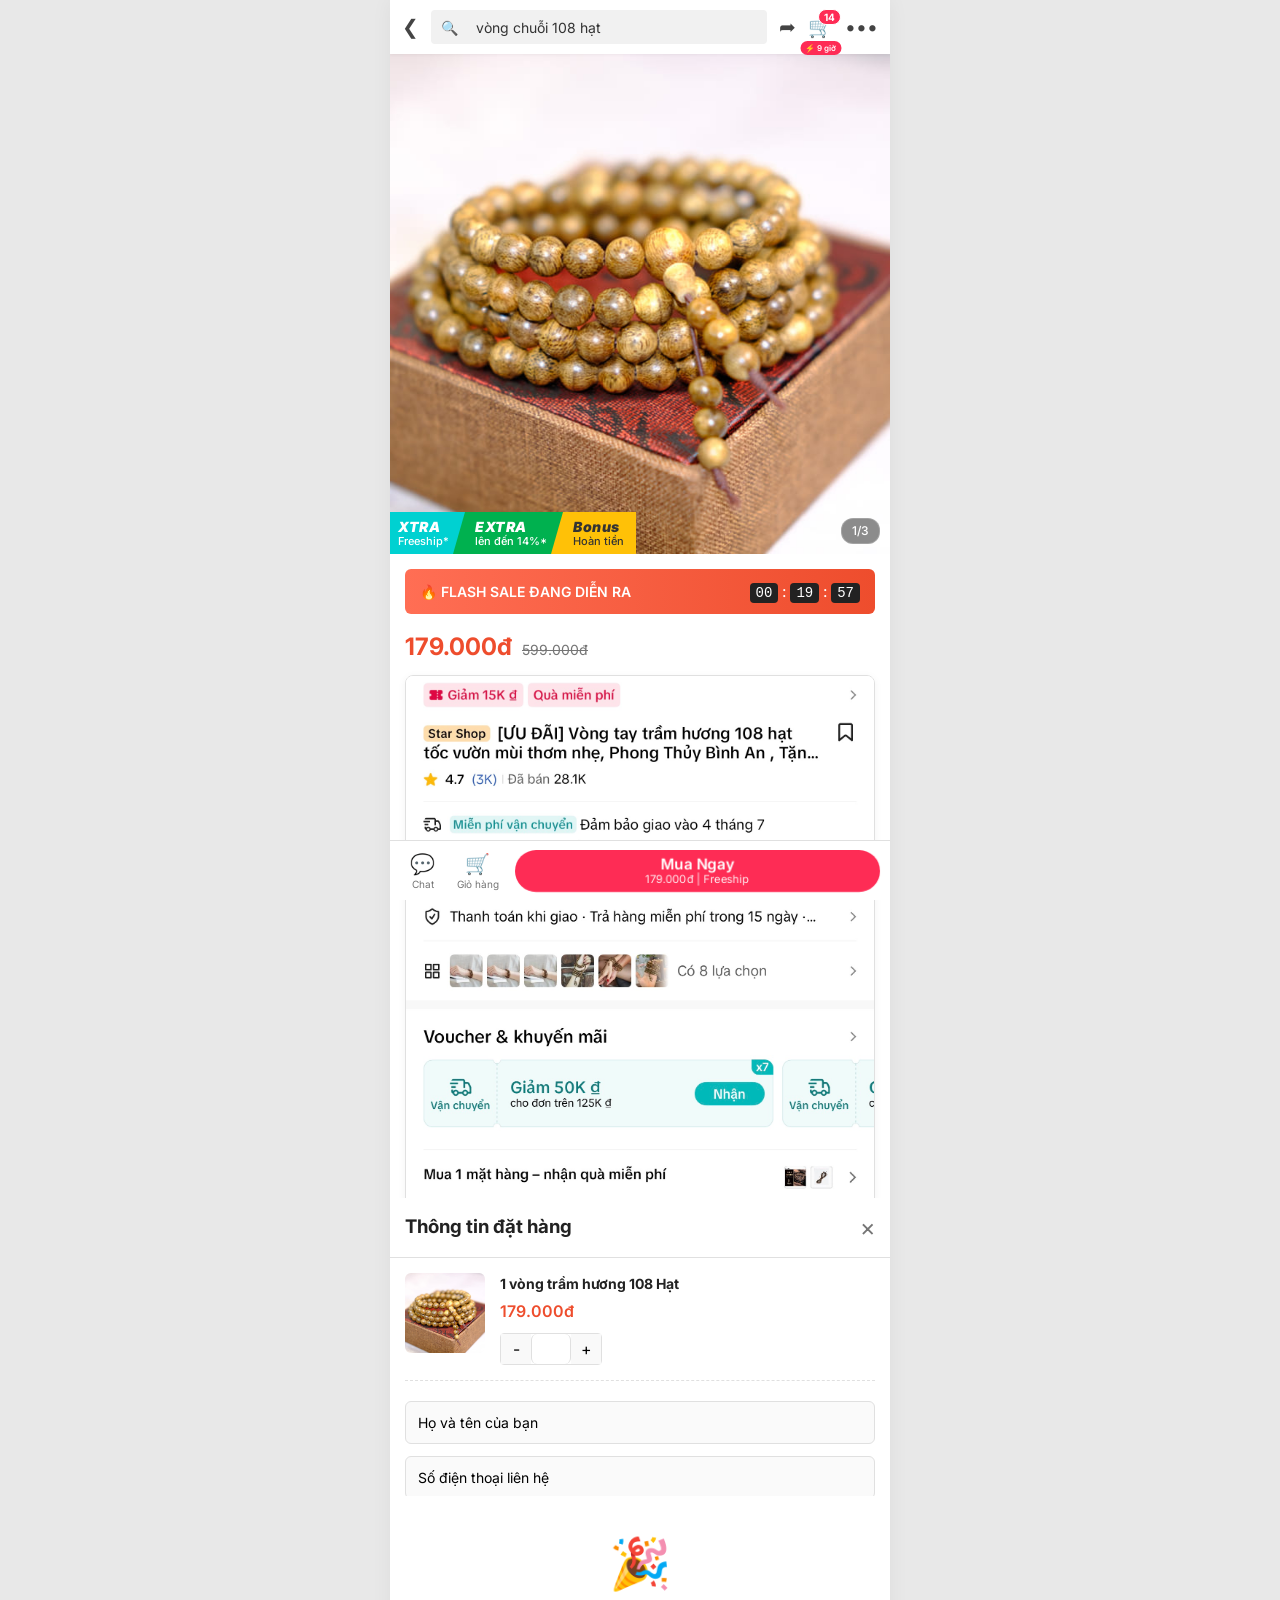
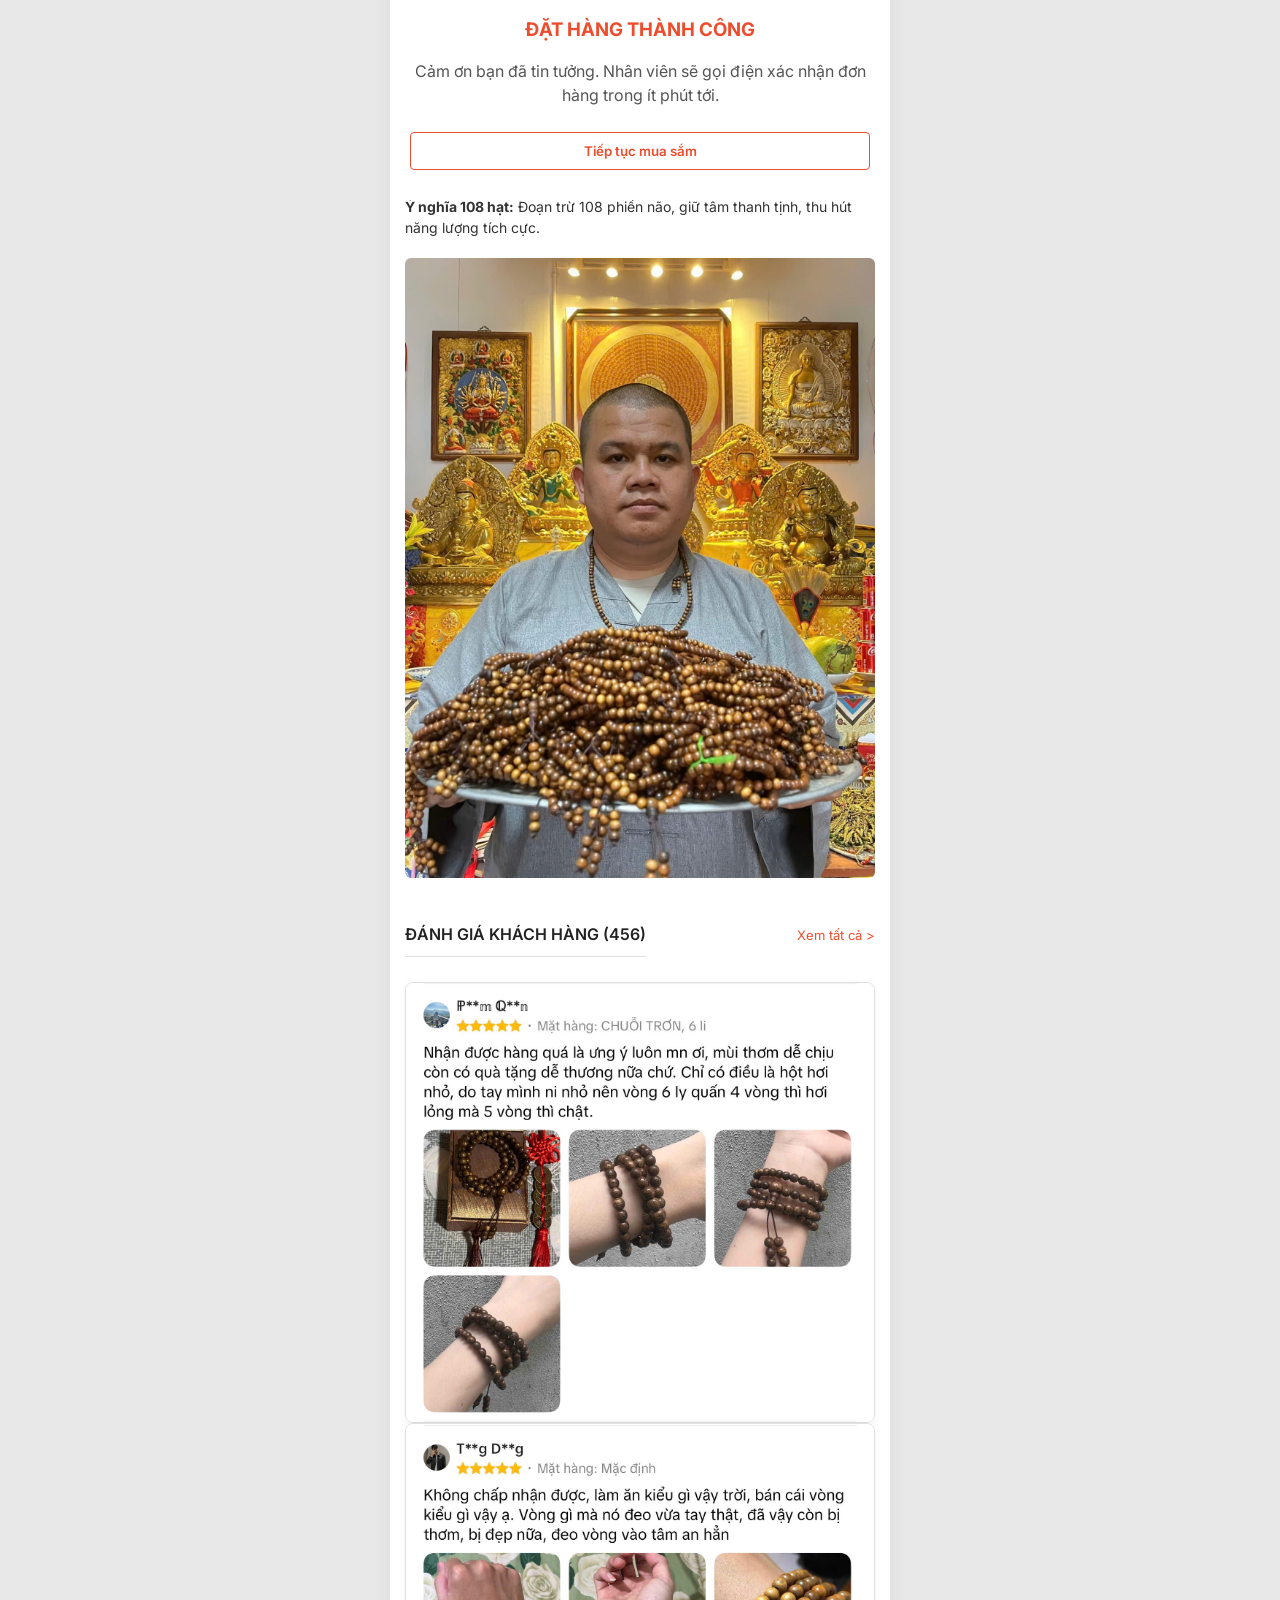
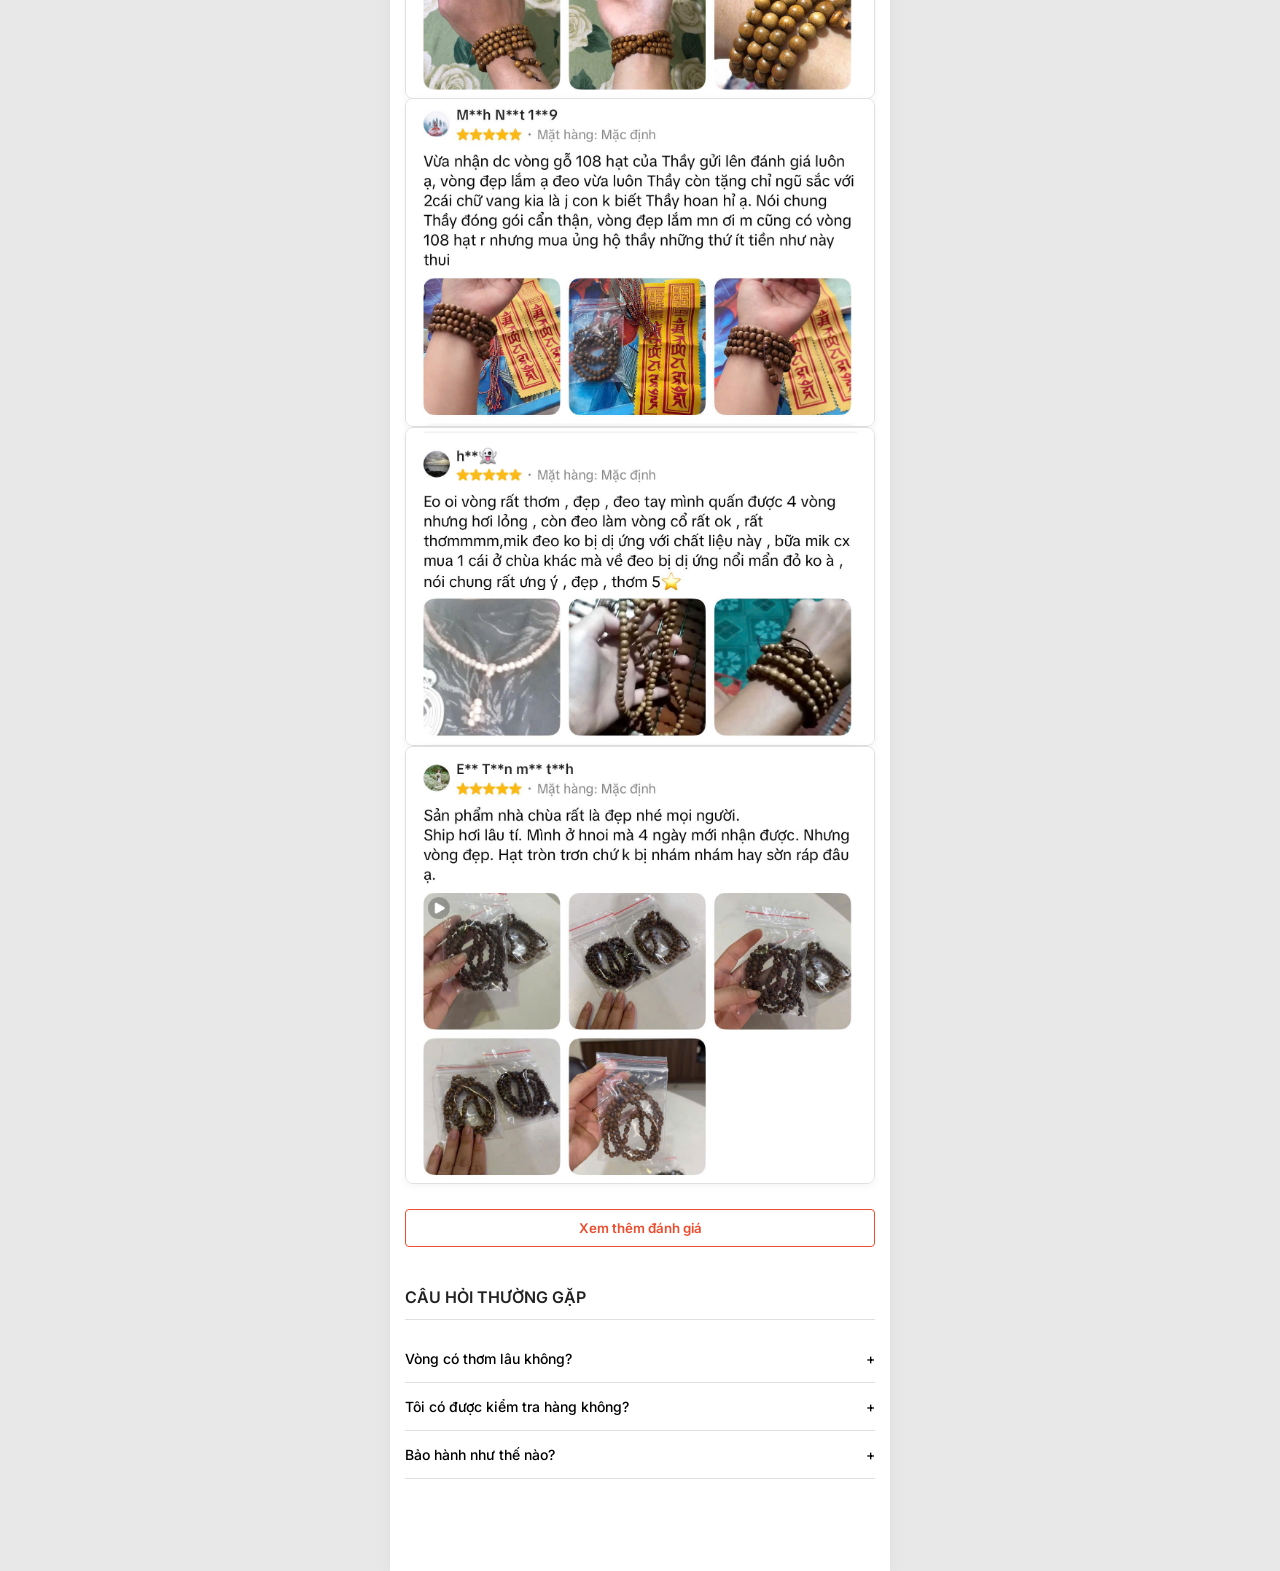
<file: index.html>
<!DOCTYPE html>
<html lang="vi">
<head>
    <meta charset="UTF-8">
    <meta name="viewport" content="width=device-width, initial-scale=1.0, maximum-scale=1.0, user-scalable=no">
    <title>Vòng Trầm Hương 108 Hạt</title>
    <meta name="description" content="Sở hữu ngay Vòng Trầm Hương 108 hạt. Đang có Flash Sale ưu đãi cực lớn. Mua ngay!">
    
    <link rel="preconnect" href="https://fonts.googleapis.com">
    <link rel="preconnect" href="https://fonts.gstatic.com" crossorigin>
    <link href="https://fonts.googleapis.com/css2?family=Inter:wght@400;500;600;700&display=swap" rel="stylesheet">
    
    <link rel="stylesheet" href="style.css">
    
    <script>
        !function (w, d, t) {
            w.TiktokAnalyticsObject=t;var ttq=w[t]=w[t]||[];ttq.methods=["page","track","identify","instances","debug","on","off","once","ready","alias","group","enableCookie","disableCookie"];ttq.setAndDefer=function(t,e){t[e]=function(){t.push([e].concat(Array.prototype.slice.call(arguments,0)))}};for(var i=0;i<ttq.methods.length;i++)ttq.setAndDefer(ttq,ttq.methods[i]);ttq.instance=function(t){for(var e=ttq._i[t]||[],n=0;n<ttq.methods.length;n++)ttq.setAndDefer(e,ttq.methods[n]);return e};ttq.load=function(e,n){var i="https://analytics.tiktok.com/i18n/pixel/events.js";ttq._i=ttq._i||{},ttq._i[e]=[],ttq._i[e]._u=i,ttq._t=ttq._t||{},ttq._t[e]=+new Date,ttq._o=ttq._o||{},ttq._o[e]=n||{};var o=document.createElement("script");o.type="text/javascript",o.async=!0,o.src=i+"?sdkid="+e+"&lib="+t;var a=document.getElementsByTagName("script")[0];a.parentNode.insertBefore(o,a)};
            ttq.load('CQ3QD0JC77UBVD6U0EMG'); // Thay YOUR_PIXEL_ID bằng mã ID thật của bạn
            ttq.page();
        }(window, document, 'ttq');
    </script>
</head>
<body>

    <div id="toast-container"></div>

    <main class="app-container">
        <header class="app-header">
            <button class="header-btn">❮</button>
            <div class="header-search">
                <span class="search-icon">🔍</span>
                <input type="text" value="vòng chuỗi 108 hạt" readonly>
            </div>
            <div class="header-actions">
                <button class="header-btn">➦</button>
                <button class="header-btn cart-btn-top" onclick="openCheckout()">
                    🛒
                    <span class="cart-badge-top">14</span>
                    <div class="cart-time-top">⚡ 9 giờ</div>
                </button>
                <button class="header-btn">•••</button>
            </div>
        </header>

        <section class="gallery-section">
            <div class="slider-container" id="main-slider">
                <div class="slider-track" id="slider-track">
                    <div class="slide"><img src="assets/images/product-1.webp" alt="Ảnh 1" loading="lazy"></div>
                    <div class="slide"><img src="assets/images/product-2.webp" alt="Ảnh 2" loading="lazy"></div>
                    <div class="slide"><img src="assets/images/product-3.webp" alt="Ảnh 3" loading="lazy"></div>
                </div>
                <div class="slider-dots" id="slider-dots" style="display: none;"></div>
                <div class="xtra-banners">
                    <div class="xtra-item xtra-1"><strong>XTRA</strong><span>Freeship*</span></div>
                    <div class="xtra-item xtra-2"><strong>EXTRA</strong><span>lên đến 14%*</span></div>
                    <div class="xtra-item xtra-3"><strong>Bonus</strong><span>Hoàn tiền</span></div>
                </div>
                <div class="image-counter" id="image-counter-text">1/3</div>
            </div>
        </section>

        <section class="product-info">
            <div class="flash-sale-banner">
                <div class="fs-text">🔥 FLASH SALE ĐANG DIỄN RA</div>
                <div class="fs-timer" id="countdown-timer">
                    <span class="time-box">00</span> : <span class="time-box">19</span> : <span class="time-box">59</span>
                </div>
            </div>
            <div class="pricing-container">
                <div class="price-current">179.000đ</div>
                <div class="price-original">599.000đ</div>
            </div>
            <div class="app-screenshot-banner">
                <img src="assets/images/top.webp" alt="Thông tin Voucher và Video" loading="lazy">
            </div>
            <div class="stock-progress">
                <div class="progress-text">Đã bán 85% - Chỉ còn lại 14 sản phẩm</div>
                <div class="progress-bar"><div class="progress-fill" style="width: 85%;"></div></div>
            </div>
        </section>

        <section class="policies-section">
            <div class="policy-item">
                <span class="icon">🚚</span>
                <div class="policy-desc">
                    <strong>Miễn phí vận chuyển</strong>
                    <p>Nhận hàng từ 2-4 ngày. Miễn phí giao hàng toàn quốc.</p>
                </div>
            </div>
            <div class="policy-item">
                <span class="icon">🛡️</span>
                <div class="policy-desc">
                    <strong>Đảm bảo chất lượng</strong>
                    <p>Kiểm tra hàng trước khi thanh toán. Trả hàng miễn phí trong 15 ngày.</p>
                </div>
            </div>
        </section>

        <section class="description-section">
            <h2 class="section-title">MÔ TẢ SẢN PHẨM</h2>
            <div class="desc-content">
                <p><strong>Chuỗi 108 hạt Trầm Hương</strong> không chỉ là trang sức tinh tế mà còn mang ý nghĩa phong thủy sâu sắc, mang lại bình an, tài lộc cho người đeo.</p>
                <p><strong>Chất liệu:</strong> Trầm Tốc tự nhiên, mùi hương dịu nhẹ, lưu hương lâu.</p>
                <p><strong>Ý nghĩa 108 hạt:</strong> Đoạn trừ 108 phiền não, giữ tâm thanh tịnh, thu hút năng lượng tích cực.</p>
                <img src="assets/images/product-11.webp" alt="Chi tiết vòng trầm" loading="lazy" class="desc-img">
            </div>
        </section>

        <section class="reviews-section">
            <div class="reviews-header">
                <h2 class="section-title">ĐÁNH GIÁ KHÁCH HÀNG (456)</h2>
                <span class="view-all">Xem tất cả ></span>
            </div>
            <div class="app-screenshot-banner">
                <img src="assets/images/top1.webp" alt="đánh giá khách hàng" loading="lazy">
                <img src="assets/images/top2.webp" alt="đánh giá khách hàng" loading="lazy">
                <img src="assets/images/top3.webp" alt="đánh giá khách hàng" loading="lazy">
                <img src="assets/images/top4.webp" alt="đánh giá khách hàng" loading="lazy">
                <img src="assets/images/top5.webp" alt="đánh giá khách hàng" loading="lazy">
            </div>
            <button class="btn-outline" id="load-more-reviews">Xem thêm đánh giá</button>
        </section>

        <section class="faq-section">
            <h2 class="section-title">CÂU HỎI THƯỜNG GẶP</h2>
            <div class="accordion">
                <div class="accordion-item">
                    <button class="accordion-header">Vòng có thơm lâu không? <span class="icon">+</span></button>
                    <div class="accordion-content"><p>Trầm tốc tự nhiên có mùi thơm vĩnh viễn, càng đeo càng bóng và lên mùi hương nhẹ nhàng, thư giãn.</p></div>
                </div>
                <div class="accordion-item">
                    <button class="accordion-header">Tôi có được kiểm tra hàng không? <span class="icon">+</span></button>
                    <div class="accordion-content"><p>Dạ chắc chắn ạ. Quý khách được quyền bóc bưu phẩm kiểm tra đúng hàng, đúng chất lượng mới thanh toán cho bưu tá.</p></div>
                </div>
                <div class="accordion-item">
                    <button class="accordion-header">Bảo hành như thế nào? <span class="icon">+</span></button>
                    <div class="accordion-content"><p>Shop bảo hành thay dây miễn phí trọn đời và 1 đổi 1 trong vòng 15 ngày nếu có lỗi từ nhà sản xuất.</p></div>
                </div>
            </div>
        </section>
        <div class="bottom-spacer"></div>
    </main>

    <div class="sticky-bottom-cta">
        <button class="icon-btn" onclick="openChat()">
            <span class="icon">💬</span>Chat
        </button>
        <button class="icon-btn cart-btn" onclick="openCheckout()">
            <span class="icon">🛒</span>Giỏ hàng
        </button>
        <button class="buy-now-btn pulse-animation" onclick="openCheckout()">
            Mua Ngay<br><small>179.000đ | Freeship</small>
        </button>
    </div>

    <div class="overlay" id="checkout-overlay" onclick="closeCheckout()"></div>
    <div class="modal" id="checkout-modal">
        <div class="modal-header">
            <h3>Thông tin đặt hàng</h3>
            <button class="close-btn" onclick="closeCheckout()">×</button>
        </div>
        <div class="modal-body">
            <div class="checkout-product-summary">
                <img src="assets/images/product-1.webp" alt="Thumb" class="checkout-thumb">
               <div class="checkout-product-info">
    <h4>1 vòng trầm hương 108 Hạt</h4>
    <div class="price" id="modal-total-price">179.000đ</div> <div class="qty-control">
        <button type="button" onclick="changeQty(-1)">-</button>
        <input type="number" id="checkout-qty" value="1" min="1" readonly>
        <button type="button" onclick="changeQty(1)">+</button>
    </div>
</div>
            </div>
                        <form id="checkout-form">
                <div class="form-group">
                    <input type="text" id="cus-name" placeholder="Họ và tên của bạn" required>
                </div>
                <div class="form-group">
                    <input type="tel" id="cus-phone" placeholder="Số điện thoại liên hệ" pattern="[0-9]{10,11}" required>
                </div>
                
                <div class="form-group">
                    <select id="cus-province" required>
                        <option value="">Chọn Tỉnh / Thành phố</option>
                    </select>
                </div>
                <div class="form-group">
                    <select id="cus-district" required disabled>
                        <option value="">Chọn Quận / Huyện</option>
                    </select>
                </div>
                <div class="form-group">
                    <select id="cus-ward" required disabled>
                        <option value="">Chọn Phường / Xã</option>
                    </select>
                </div>
                
                <div class="form-group">
                    <input type="text" id="cus-address" placeholder="Số nhà, Tên đường, Thôn/Xóm..." required>
                </div>
                
                <button type="submit" class="btn-primary full-width submit-btn" id="submit-order-btn">XÁC NHẬN ĐẶT HÀNG</button>
            </form>

        </div>
    </div>

    <div class="overlay" id="success-overlay" onclick="closeSuccess()"></div>
    <div class="modal" id="success-modal" style="text-align: center; padding: 30px 20px;">
        <div class="success-icon">🎉</div>
        <h3 style="margin-top: 15px; color: #ee4d2d;">ĐẶT HÀNG THÀNH CÔNG</h3>
        <p style="margin: 15px 0; color: #555;">Cảm ơn bạn đã tin tưởng. Nhân viên sẽ gọi điện xác nhận đơn hàng trong ít phút tới.</p>
        <button class="btn-outline full-width" onclick="closeSuccess()">Tiếp tục mua sắm</button>
    </div>

    <script src="script.js"></script>
</body>
</html>
</file>
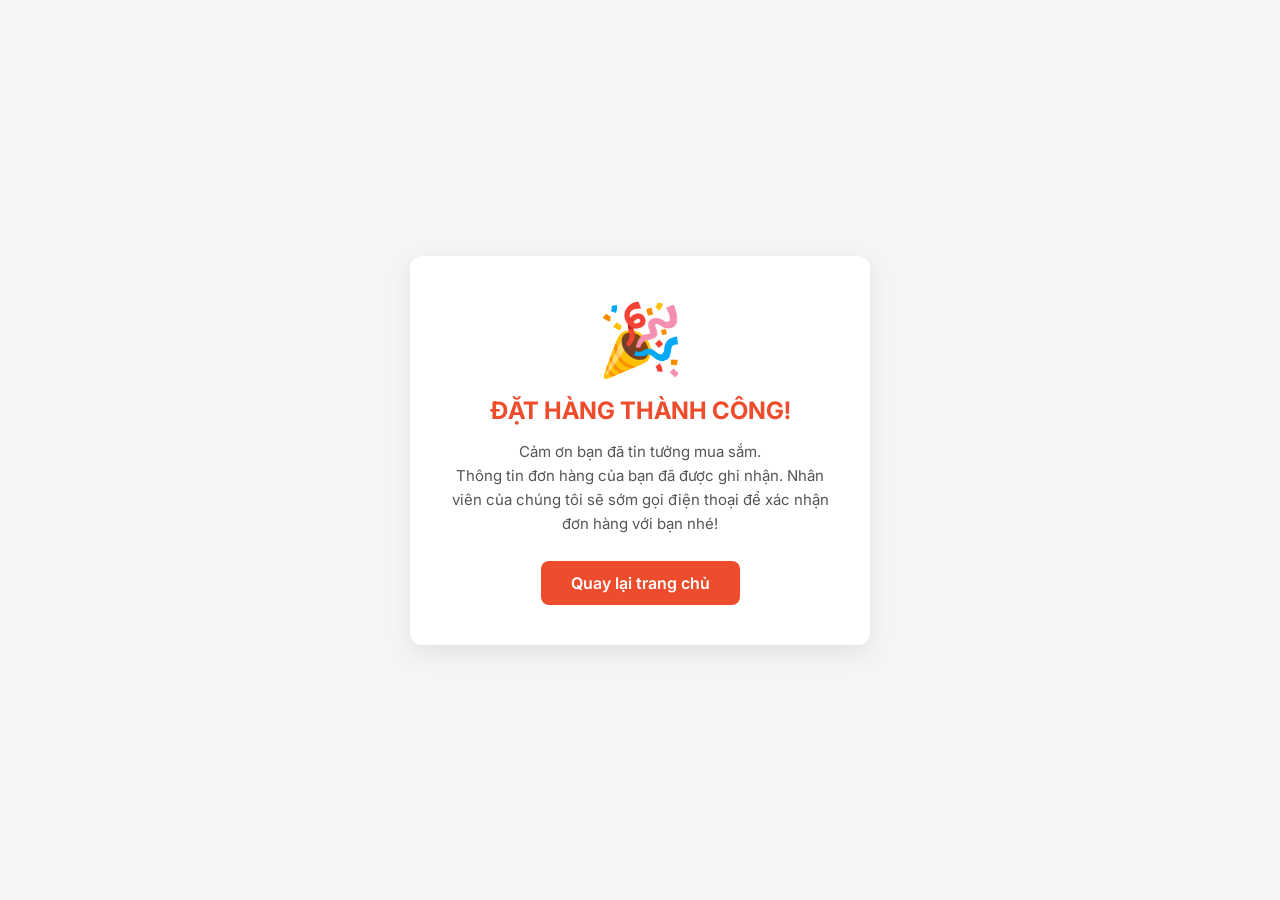
<file: thankyou.html>
<!DOCTYPE html>
<html lang="vi">
<head>
    <meta charset="UTF-8">
    <meta name="viewport" content="width=device-width, initial-scale=1.0, maximum-scale=1.0, user-scalable=no">
    <title>Đặt hàng thành công!</title>
    <link href="https://fonts.googleapis.com/css2?family=Inter:wght@400;500;600;700&display=swap" rel="stylesheet">
    <style>
        body { margin: 0; padding: 0; background-color: #f5f5f5; font-family: 'Inter', sans-serif; display: flex; justify-content: center; align-items: center; min-height: 100vh; }
        .thankyou-box { background: #fff; padding: 40px 30px; border-radius: 12px; box-shadow: 0 8px 24px rgba(0,0,0,0.08); text-align: center; max-width: 90%; width: 400px; }
        .icon-success { font-size: 70px; margin-bottom: 15px; display: block; }
        .title { color: #ee4d2d; font-size: 24px; font-weight: 700; margin: 0 0 15px 0; }
        .desc { color: #555; font-size: 15px; line-height: 1.6; margin-bottom: 25px; }
        .btn-home { display: inline-block; background: #ee4d2d; color: #fff; text-decoration: none; padding: 12px 30px; border-radius: 8px; font-weight: 600; font-size: 16px; transition: background 0.3s; }
        .btn-home:hover { background: #d73d22; }
    </style>

 <script>
    !function (w, d, t) {
      w.TiktokAnalyticsObject=t;var ttq=w[t]=w[t]||[];ttq.methods=["page","track","identify","instances","debug","on","off","once","ready","alias","group","enableCookie","disableCookie","holdConsent","revokeConsent","grantConsent"],ttq.setAndDefer=function(t,e){t[e]=function(){t.push([e].concat(Array.prototype.slice.call(arguments,0)))}};for(var i=0;i<ttq.methods.length;i++)ttq.setAndDefer(ttq,ttq.methods[i]);ttq.instance=function(t){for(var e=ttq._i[t]||[],n=0;n<ttq.methods.length;n++)ttq.setAndDefer(e,ttq.methods[n]);return e},ttq.load=function(e,n){var r="https://analytics.tiktok.com/i18n/pixel/events.js",o=n&&n.partner;ttq._i=ttq._i||{},ttq._i[e]=[],ttq._i[e]._u=r,ttq._t=ttq._t||{},ttq._t[e]=+new Date,ttq._o=ttq._o||{},ttq._o[e]=n||{};var i=document.createElement("script");i.type="text/javascript",i.async=!0,i.src=r+"?sdkid="+e+"&lib="+t;var a=document.getElementsByTagName("script")[0];a.parentNode.insertBefore(i,a)};
      
      ttq.load('CQ3QD0JC77UBVD6U0EMG'); 
      ttq.page();
      
      // 1. SỰ KIỆN MUA HÀNG (COMPLETE PAYMENT)
      ttq.track('CompletePayment', {
          content_type: 'product',
          content_id: 'VTH108',
          content_name: 'Vòng Trầm 108',
          contents: [
              {
                  content_id: 'VTH108',
                  content_name: 'Vòng Trầm 108',
                  quantity: 1,
                  price: 179000
              }
          ],
          value: 179000,                           
          currency: 'VND'                          
      });

      // 2. SỰ KIỆN HOÀN TẤT ĐĂNG KÝ (COMPLETE REGISTRATION) - CHUẨN 100%
      ttq.track('CompleteRegistration');
      
    }(window, document, 'ttq');
    </script>
</head>
<body>
    <div class="thankyou-box">
        <span class="icon-success">🎉</span>
        <h1 class="title">ĐẶT HÀNG THÀNH CÔNG!</h1>
        <p class="desc">Cảm ơn bạn đã tin tưởng mua sắm.<br>Thông tin đơn hàng của bạn đã được ghi nhận. Nhân viên của chúng tôi sẽ sớm gọi điện thoại để xác nhận đơn hàng với bạn nhé!</p>
        <a href="index.html" class="btn-home">Quay lại trang chủ</a>
    </div>
</body>
</html>
</file>
<file: style.css>
:root {
    --primary: #ee4d2d;
    --primary-light: #ff6e54;
    --text-main: #222;
    --text-muted: #757575;
    --bg-main: #f5f5f5;
    --white: #fff;
    --border: #e0e0e0;
    --gold: #ffc107;
}

* { margin: 0; padding: 0; box-sizing: border-box; font-family: 'Inter', sans-serif; -webkit-tap-highlight-color: transparent; }

body { background-color: #e8e8e8; color: var(--text-main); line-height: 1.5; }

.app-container { max-width: 500px; margin: 0 auto; background: var(--white); min-height: 100vh; position: relative; box-shadow: 0 0 20px rgba(0,0,0,0.05); }

/* Typography */
h1, h2, h3, h4 { color: var(--text-main); }
.section-title { font-size: 16px; font-weight: 600; margin-bottom: 15px; padding-bottom: 10px; border-bottom: 1px solid var(--border); }

/* Slider */
.gallery-section { position: relative; width: 100%; aspect-ratio: 1/1; overflow: hidden; background: #fafafa; }
.slider-track { display: flex; transition: transform 0.3s ease-out; height: 100%; }
.slide { min-width: 100%; height: 100%; }
.slide img { width: 100%; height: 100%; object-fit: cover; }
.discount-badge { position: absolute; top: 10px; left: 10px; background: var(--primary); color: white; padding: 4px 8px; border-radius: 4px; font-weight: bold; font-size: 14px; }
.slider-dots { position: absolute; bottom: 15px; left: 50%; transform: translateX(-50%); display: flex; gap: 6px; }
.dot { width: 8px; height: 8px; background: rgba(255,255,255,0.5); border-radius: 50%; border: 1px solid #ddd; }
.dot.active { background: var(--primary); border-color: var(--primary); }

/* Product Info */
.product-info { padding: 15px; background: var(--white); margin-bottom: 8px; }
.flash-sale-banner { display: flex; justify-content: space-between; align-items: center; background: linear-gradient(90deg, #ff6e54 0%, #ee4d2d 100%); color: white; padding: 10px 15px; border-radius: 6px; margin-bottom: 15px; }
.fs-text { font-weight: 600; font-size: 14px; }
.time-box { background: #222; color: white; padding: 2px 6px; border-radius: 4px; font-family: monospace; font-size: 14px; }
.pricing-container { display: flex; align-items: baseline; gap: 10px; margin-bottom: 10px; }
.price-current { font-size: 24px; font-weight: 700; color: var(--primary); }
.price-original { font-size: 14px; text-decoration: line-through; color: var(--text-muted); }
.product-title { font-size: 15px; font-weight: 500; line-height: 1.4; margin-bottom: 10px; }
.product-stats { display: flex; justify-content: space-between; font-size: 13px; color: var(--text-muted); margin-bottom: 15px; }
.stock-progress { background: #ffeae6; border-radius: 10px; padding: 8px; text-align: center; font-size: 12px; color: var(--primary); position: relative; overflow: hidden; }
.progress-bar { background: #ffd2cb; height: 6px; border-radius: 3px; margin-top: 5px; overflow: hidden; }
.progress-fill { background: var(--primary); height: 100%; border-radius: 3px; }

/* Policies */
.policies-section { display: flex; flex-direction: column; gap: 10px; padding: 15px; background: var(--white); margin-bottom: 8px; }
.policy-item { display: flex; gap: 12px; align-items: flex-start; }
.policy-item .icon { font-size: 20px; }
.policy-desc strong { font-size: 14px; display: block; }
.policy-desc p { font-size: 12px; color: var(--text-muted); margin-top: 2px; }

/* Description */
.description-section { padding: 15px; background: var(--white); margin-bottom: 8px; }
.desc-content p { font-size: 14px; margin-bottom: 10px; color: #333; }
.desc-img { width: 100%; border-radius: 6px; margin-top: 10px; }

/* Reviews */
.reviews-section { padding: 15px; background: var(--white); margin-bottom: 8px; }
.reviews-header { display: flex; justify-content: space-between; align-items: baseline; }
.view-all { font-size: 13px; color: var(--primary); }
.review-item { padding: 15px 0; border-bottom: 1px solid var(--border); }
.review-user { display: flex; align-items: center; gap: 10px; margin-bottom: 8px; }
.avatar { width: 32px; height: 32px; border-radius: 50%; background: #ccc; display: flex; align-items: center; justify-content: center; font-size: 14px; color: white; font-weight: bold; }
.user-info .name { font-size: 13px; font-weight: 500; }
.user-info .stars { color: var(--gold); font-size: 12px; }
.review-text { font-size: 13px; margin-bottom: 8px; }
.review-images { display: flex; gap: 8px; overflow-x: auto; padding-bottom: 5px; }
.review-images img { width: 70px; height: 70px; object-fit: cover; border-radius: 4px; }
.btn-outline { width: 100%; padding: 10px; border: 1px solid var(--primary); color: var(--primary); background: transparent; border-radius: 4px; font-weight: 600; margin-top: 10px; cursor: pointer; }

/* FAQ Accordion */
.faq-section { padding: 15px; background: var(--white); margin-bottom: 8px; }
.accordion-item { border-bottom: 1px solid var(--border); }
.accordion-header { width: 100%; display: flex; justify-content: space-between; padding: 15px 0; background: none; border: none; font-size: 14px; font-weight: 500; text-align: left; cursor: pointer; }
.accordion-content { max-height: 0; overflow: hidden; transition: max-height 0.3s ease; }
.accordion-content p { padding-bottom: 15px; font-size: 13px; color: var(--text-muted); }
.accordion-item.active .accordion-content { max-height: 200px; }

/* Bottom CTA (Chuẩn UI TikTok Shop) */
.bottom-spacer { height: 70px; }

.sticky-bottom-cta { 
    position: fixed; 
    bottom: 0; 
    left: 50%; 
    transform: translateX(-50%); 
    width: 100%; 
    max-width: 500px; 
    height: 60px; /* Điều chỉnh chiều cao cho cân đối */
    background: var(--white); 
    border-top: 1px solid var(--border); /* Viền mỏng thay vì bóng đổ dày */
    display: flex; 
    align-items: center; 
    padding: 0 10px 0 5px; /* Thêm khoảng cách 2 bên mép */
    z-index: 100; 
}

.icon-btn { 
    flex: 0 0 55px; /* Cố định chiều rộng cho các icon */
    border: none; 
    background: transparent; 
    display: flex; 
    flex-direction: column; 
    align-items: center; 
    justify-content: center; 
    font-size: 10px; 
    color: var(--text-muted); 
    position: relative; 
    cursor: pointer; 
}

.icon-btn .icon { font-size: 20px; margin-bottom: 2px; }

.cart-btn .badge { 
    position: absolute; 
    top: 2px; 
    right: 12px; 
    background: #fe2c55; /* Màu viền đỏ TikTok */
    color: white; 
    font-size: 10px; 
    padding: 2px 5px; 
    border-radius: 10px; 
    line-height: 1; 
}

/* Nút Mua Ngay TikTok Shop */
.buy-now-btn { 
    flex: 1; /* Tự động phóng to chiếm hết khoảng trống còn lại */
    background: #fe2c55; /* Màu đỏ/hồng chuẩn của TikTok */
    color: white; 
    border: none; 
    height: 42px; /* Chiều cao vừa vặn */
    border-radius: 30px; /* Bo góc tròn hẳn (Pill shape) */
    font-size: 15px; 
    font-weight: 600; 
    cursor: pointer; 
    display: flex; 
    flex-direction: column; 
    align-items: center; 
    justify-content: center; 
    margin-left: 10px; /* Tách biệt với cụm icon */
    line-height: 1.2;
}

.buy-now-btn small { 
    font-size: 11px; 
    font-weight: 400; 
    opacity: 0.9; 
}

/* Sửa lại hiệu ứng rung: Giữ nguyên màu, chỉ phóng to nhẹ */
.pulse-animation { animation: pulse 1.5s infinite; }
@keyframes pulse { 
    0% { transform: scale(1); } 
    50% { transform: scale(1.03); } 
    100% { transform: scale(1); } 
}

/* Modals & Overlays */
.overlay { position: fixed; top: 0; left: 0; width: 100%; height: 100%; background: rgba(0,0,0,0.5); z-index: 999; display: none; opacity: 0; transition: opacity 0.3s; }
.overlay.active { display: block; opacity: 1; }

.sidebar { position: fixed; top: 0; right: -100%; width: 85%; max-width: 400px; height: 100%; background: var(--white); z-index: 1000; transition: right 0.3s ease; display: flex; flex-direction: column; }
.sidebar.active { right: 0; }

.modal { position: fixed; bottom: -100%; left: 50%; transform: translateX(-50%); width: 100%; max-width: 500px; background: var(--white); z-index: 1000; transition: bottom 0.3s ease; border-radius: 12px 12px 0 0; display: flex; flex-direction: column; max-height: 90vh; }
.modal.active { bottom: 0; }

.sidebar-header, .modal-header { display: flex; justify-content: space-between; align-items: center; padding: 15px; border-bottom: 1px solid var(--border); }
.close-btn { background: none; border: none; font-size: 24px; color: var(--text-muted); cursor: pointer; }

/* Cart styles */
.cart-body { flex: 1; overflow-y: auto; padding: 15px; }
.cart-footer { padding: 15px; border-top: 1px solid var(--border); background: var(--white); }
.cart-total { display: flex; justify-content: space-between; font-weight: 600; margin-bottom: 15px; font-size: 16px; color: var(--primary); }

/* Checkout styles */
.modal-body { padding: 15px; overflow-y: auto; }
.checkout-product-summary { display: flex; gap: 15px; margin-bottom: 20px; padding-bottom: 15px; border-bottom: 1px dashed var(--border); }
.checkout-thumb { width: 80px; height: 80px; object-fit: cover; border-radius: 6px; }
.checkout-product-info h4 { font-size: 14px; margin-bottom: 5px; }
.checkout-product-info .price { color: var(--primary); font-weight: 600; margin-bottom: 10px; }
.qty-control { display: flex; align-items: center; border: 1px solid var(--border); width: fit-content; border-radius: 4px; }
.qty-control button { width: 30px; height: 30px; background: #f9f9f9; border: none; font-size: 16px; cursor: pointer; }
.qty-control input { width: 40px; height: 30px; border: none; border-left: 1px solid var(--border); border-right: 1px solid var(--border); text-align: center; font-size: 14px; }

.form-group { margin-bottom: 12px; }
.form-row { display: flex; gap: 10px; margin-bottom: 12px; }
.form-row select { flex: 1; }
input, select, textarea { width: 100%; padding: 12px; border: 1px solid var(--border); border-radius: 6px; font-size: 14px; background: #fafafa; }
input:focus, select:focus, textarea:focus { border-color: var(--primary); outline: none; background: var(--white); }

.btn-primary { background: var(--primary); color: white; padding: 14px; border: none; border-radius: 6px; font-size: 16px; font-weight: 600; cursor: pointer; text-transform: uppercase; }
.full-width { width: 100%; }

/* Toast */
#toast-container { position: fixed; bottom: 80px; left: 10px; z-index: 998; display: flex; flex-direction: column; gap: 10px; pointer-events: none; }
.toast { background: rgba(0,0,0,0.8); color: white; padding: 10px 15px; border-radius: 20px; font-size: 12px; display: flex; align-items: center; gap: 8px; animation: slideInLeft 0.5s, fadeOut 0.5s 3.5s forwards; box-shadow: 0 4px 6px rgba(0,0,0,0.1); }
.toast img { width: 24px; height: 24px; border-radius: 50%; }
@keyframes slideInLeft { from { transform: translateX(-100%); opacity: 0; } to { transform: translateX(0); opacity: 1; } }
@keyframes fadeOut { to { opacity: 0; transform: translateY(10px); } }

.success-icon { font-size: 50px; }
/* Custom Banner/Screenshot */
.app-screenshot-banner {
    width: 100%;
    margin-top: 10px;
    margin-bottom: 15px;
}

.app-screenshot-banner img {
    width: 100%;            /* Bắt buộc ảnh phải chiếm 100% chiều rộng khung chứa */
    height: auto;           /* Chiều cao tự động tỷ lệ thuận để không bị méo ảnh */
    display: block;         /* Xóa khoảng trắng thừa bên dưới ảnh của HTML mặc định */
    border-radius: 8px;     /* Bo góc 8px cho đồng bộ với thiết kế UI hiện đại */
    box-shadow: 0 2px 8px rgba(0,0,0,0.05); /* Thêm bóng đổ nhẹ cho ảnh nổi bật hơn */
    border: 1px solid var(--border); /* Viền mỏng phân cách */
}
/* =========================================
   TOP APP HEADER (THANH NAV TRÊN CÙNG)
   ========================================= */
.app-header {
    position: sticky;
    top: 0;
    background: rgba(255, 255, 255, 0.98);
    display: flex;
    align-items: center;
    padding: 10px 12px;
    gap: 12px;
    z-index: 999;
    box-shadow: 0 1px 3px rgba(0,0,0,0.05);
}
.header-btn {
    background: none;
    border: none;
    font-size: 20px;
    color: #444;
    cursor: pointer;
    display: flex;
    align-items: center;
    justify-content: center;
}
.header-search {
    flex: 1;
    background: #f1f1f1;
    border-radius: 4px;
    display: flex;
    align-items: center;
    padding: 6px 10px;
    height: 34px;
}
.header-search .search-icon { font-size: 14px; margin-right: 6px; color: #777; }
.header-search input {
    border: none;
    background: transparent;
    font-size: 14px;
    width: 100%;
    outline: none;
    color: #333;
}
.header-actions { display: flex; gap: 12px; align-items: center; }
.cart-btn-top { position: relative; }
.cart-badge-top {
    position: absolute;
    top: -6px; right: -8px;
    background: #fe2c55;
    color: white;
    font-size: 10px;
    padding: 1px 5px;
    border-radius: 10px;
    font-weight: bold;
    border: 1px solid white;
}
.cart-time-top {
    position: absolute;
    bottom: -16px; left: 50%;
    transform: translateX(-50%);
    background: #fe2c55;
    color: white;
    font-size: 8px;
    padding: 2px 5px;
    border-radius: 8px;
    white-space: nowrap;
    font-weight: 600;
}

/* =========================================
   XTRA FREESHIP BANNER (DƯỚI ẢNH SẢN PHẨM)
   ========================================= */
.xtra-banners {
    position: absolute;
    bottom: 0;
    left: 0;
    display: flex;
    height: 42px;
    z-index: 10;
}
.xtra-item {
    display: flex;
    flex-direction: column;
    justify-content: center;
    padding: 4px 15px 4px 10px;
    color: white;
    line-height: 1.1;
}
.xtra-item strong { font-size: 14px; font-weight: 900; font-style: italic; letter-spacing: 0.5px; }
.xtra-item span { font-size: 11px; font-weight: 500; }

/* Kỹ thuật Clip-path tạo khối vát chéo */
.xtra-1 {
    background: #00d1d1; 
    clip-path: polygon(0 0, 100% 0, calc(100% - 12px) 100%, 0 100%);
    padding-right: 22px;
    padding-left: 8px;
}
.xtra-2 {
    background: #00b14f; 
    clip-path: polygon(12px 0, 100% 0, calc(100% - 12px) 100%, 0 100%);
    margin-left: -18px; /* Kéo lùi lại để xếp chồng lên khối 1 */
    padding-left: 22px;
    padding-right: 22px;
}
.xtra-3 {
    background: #ffc107; 
    color: #333;
    clip-path: polygon(12px 0, 100% 0, 100% 100%, 0 100%);
    margin-left: -18px; /* Kéo lùi lại để xếp chồng lên khối 2 */
    padding-left: 22px;
    padding-right: 12px;
}

.image-counter {
    position: absolute;
    bottom: 10px;
    right: 10px;
    background: rgba(0,0,0,0.45);
    color: white;
    font-size: 12px;
    font-weight: 500;
    padding: 3px 10px;
    border-radius: 12px;
    z-index: 10;
    border: 1px solid rgba(255,255,255,0.2);
}
/* ========================================= */
/* LỆNH ÉP MƯỢT TRÊN TRÌNH DUYỆT TIKTOK / FB */
/* ========================================= */

/* Giúp thao tác vuốt cuộn mượt mà như app gốc (đặc biệt trên iPhone) */
html, body {
    -webkit-overflow-scrolling: touch !important;
    overscroll-behavior-y: none; /* Chống kéo quá đà khựng trang */
}

/* Ép các thành phần nặng (Ảnh, Slider, Nút bấm) dùng GPU để xử lý */
img, .slider-track, .pulse-animation, .buy-now-btn {
    -webkit-transform: translateZ(0);
    transform: translateZ(0);
    will-change: transform;
    backface-visibility: hidden;
}

/* Đảm bảo khung chứa không cản trở việc cuộn */
.app-container {
    overflow-x: hidden;
    width: 100%;
    position: relative;
}

/* ========================================== */
/* TRỊ BỆNH NÚT BẤM BỊ LIỆT / BỊ CHE KHUẤT */
/* ========================================== */

/* 1. Ép tất cả các nút và menu phải nổi lên mặt trên cùng */
button, 
.accordion-header, 
.buy-now-btn, 
.icon-btn, 
.cart-btn-top {
    position: relative !important;
    z-index: 99999 !important;
    pointer-events: auto !important;
}

/* 2. Ép tấm kính mờ (overlay) phải tàng hình và lùi lại phía sau khi không dùng tới */
.overlay {
    pointer-events: none !important;
    opacity: 0 !important;
    z-index: -1 !important;
    visibility: hidden !important;
}

/* 3. Chỉ hiện tấm kính mờ khi thực sự có form bật lên */
.overlay.active {
    pointer-events: auto !important;
    opacity: 1 !important;
    z-index: 99990 !important;
    visibility: visible !important;
}
/* ========================================== */
/* ========================================== */
/* ÉP FORM MUA HÀNG NỔI LÊN CAO NHẤT (CHUẨN 100%) */
/* ========================================== */

/* 1. Ghìm tấm kính mờ xuống lớp dưới cùng */
.overlay.active {
    z-index: 9990 !important; 
}

/* 2. Nhấc Form lên trên mặt kính (Bắt buộc phải có position: fixed) */
.modal.active, 
#checkout-modal.active {
    position: fixed !important; 
    z-index: 99999 !important; 
    pointer-events: auto !important;
    background-color: #ffffff !important; /* Trả lại màu trắng sáng cho Form */
}

/* 3. Mở khóa toàn bộ ô nhập chữ và thả xuống (Select) */
#checkout-form input,
#checkout-form select,
#checkout-form button {
    position: relative !important;
    z-index: 999999 !important;
    pointer-events: auto !important;
}

/* Đảm bảo các ô nhập liệu bên trong Form có thể click và gõ được */
.modal input, 
.modal button {
    position: relative !important;
    z-index: 9999999 !important;
    pointer-events: auto !important;
}
/* ========================================== */
/* CSS CHO DROPDOWN CHỌN TỈNH THÀNH           */
/* ========================================== */
.form-group select {
    width: 100%;
    padding: 12px 15px;
    border: 1px solid #ccc;
    border-radius: 8px;
    font-family: inherit;
    font-size: 15px;
    background-color: #fff;
    color: #333;
    appearance: none; 
    background-image: url("data:image/svg+xml;charset=US-ASCII,%3Csvg%20xmlns%3D%22http%3A%2F%2Fwww.w3.org%2F2000%2Fsvg%22%20width%3D%22292.4%22%20height%3D%22292.4%22%3E%3Cpath%20fill%3D%22%23333%22%20d%3D%22M287%2069.4a17.6%2017.6%200%200%200-13-5.4H18.4c-5%200-9.3%201.8-12.9%205.4A17.6%2017.6%200%200%200%200%2082.2c0%205%201.8%209.3%205.4%2012.9l128%20127.9c3.6%203.6%207.8%205.4%2012.8%205.4s9.2-1.8%2012.8-5.4L287%2095c3.5-3.5%205.4-7.8%205.4-12.8%200-5-1.9-9.2-5.5-12.8z%22%2F%3E%3C%2Fsvg%3E");
    background-repeat: no-repeat;
    background-position: right 15px top 50%;
    background-size: 12px auto;
}
.form-group select:disabled {
    background-color: #e9ecef;
    color: #999;
    cursor: not-allowed;
}
.form-group select:focus {
    border-color: #ee4d2d;
    outline: none;
}

/* ========================================== */
/* ÉP FORM MUA HÀNG NỔI LÊN VÀ HIỆN RÕ CHỮ 100% */
/* ========================================== */

/* 1. Nhấc toàn bộ Form lên trên cùng */
.modal.active, 
#checkout-modal.active {
    position: fixed !important; 
    z-index: 99999 !important; 
    pointer-events: auto !important;
    background-color: #ffffff !important;
}

/* 2. MỞ KHÓA CHO TẤT CẢ: Nút bấm, ô chữ, số lượng */
.modal-body * {
    pointer-events: auto !important;
}

/* 3. TRỊ BỆNH IPHONE LÀM MỜ Ô NHẬP LIỆU VÀ MẤT MÀU CHỮ */
.modal-body input, 
.modal-body select, 
.modal-body button {
    position: relative !important;
    z-index: 999999 !important;
    opacity: 1 !important; 
    color: #000000 !important; /* Ép chữ màu đen */
    -webkit-text-fill-color: #000000 !important; /* Ép hiển thị chữ trên iOS */
    -webkit-opacity: 1 !important;
}

/* 4. Fix riêng cho ô chọn số lượng (Hiển thị số màu cam đỏ cho đẹp) */
#checkout-qty {
    opacity: 1 !important;
    -webkit-opacity: 1 !important;
    text-align: center !important;
    font-weight: bold !important;
    font-size: 16px !important;
    color: #ee4d2d !important;
    -webkit-text-fill-color: #ee4d2d !important;
    background-color: #ffffff !important;
}

/* 5. Làm mờ nhẹ các ô Quận/Huyện khi chưa chọn Tỉnh (để khách dễ phân biệt) */
.form-group select:disabled {
    background-color: #f5f5f5 !important;
    color: #888888 !important;
    -webkit-text-fill-color: #888888 !important;
    cursor: not-allowed !important;
}
</file>
